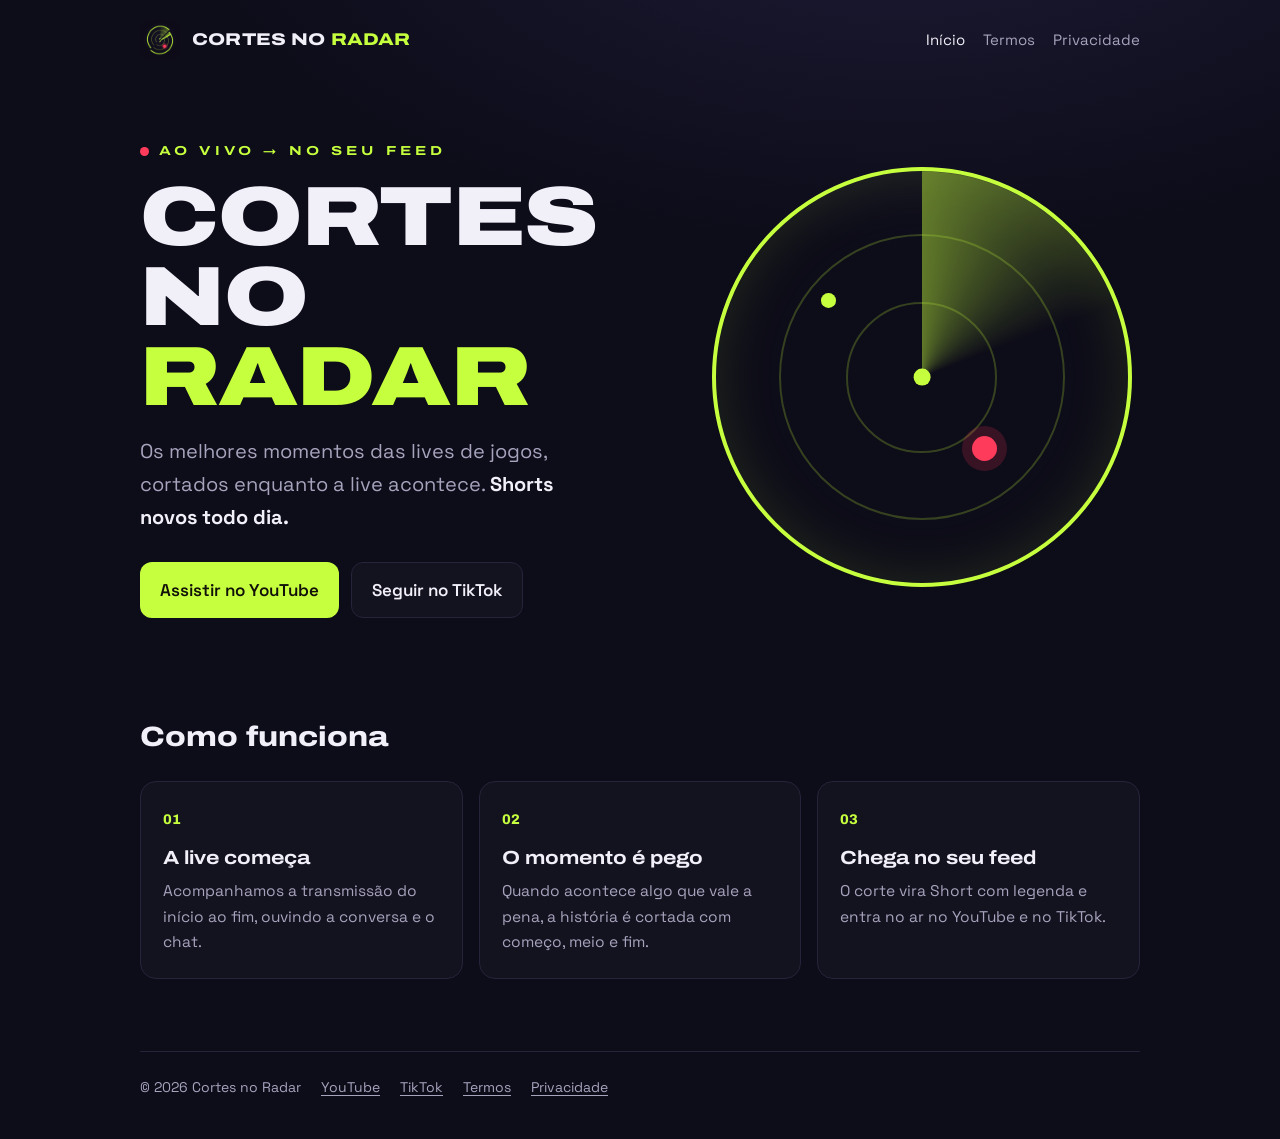
<file: index.html>
<!doctype html><html lang="pt-BR"><head><meta charset="utf-8"><meta name="viewport" content="width=device-width,initial-scale=1">
<meta name="robots" content="noindex"><title>Cortes no Radar</title><meta name="description" content="Os melhores momentos das lives de jogos, cortados na hora.">
<link rel="icon" href="logo.png"><meta name="theme-color" content="#0d0c19">
<link rel="preconnect" href="https://fonts.googleapis.com"><link rel="preconnect" href="https://fonts.gstatic.com" crossorigin>
<link href="https://fonts.googleapis.com/css2?family=Archivo:wdth,wght@100..125,700..900&family=Space+Grotesk:wght@400;500;600&display=swap" rel="stylesheet">
<link rel="stylesheet" href="style.css"></head><body><div class="wrap"><header class="top"><img src="logo.png" alt=""><a class="brand" href="./">CORTES NO <span>RADAR</span></a><nav><a href="./" aria-current=page>Início</a><a href="termos.html">Termos</a><a href="privacidade.html">Privacidade</a></nav></header>
<main><section class="hero"><div>
<div class="live reveal"><i></i>AO VIVO → NO SEU FEED</div>
<h1 class="reveal">CORTES NO<span>RADAR</span></h1>
<p class="lead reveal">Os melhores momentos das lives de jogos, cortados enquanto a live acontece. <b>Shorts novos todo dia.</b></p>
<div class="cta reveal"><a class="btn btn--yt" href="https://www.youtube.com/@CortesNoRadarBR">Assistir no YouTube</a><a class="btn btn--tt" href="https://www.tiktok.com/@radar.das.lives">Seguir no TikTok</a></div>
</div>
<div class="radar" aria-hidden="true"><div class="ring ring--out"></div><div class="ring"></div><div class="ring"></div><div class="sweep"></div><span class="blip blip--a"></span><span class="blip blip--b"></span><span class="dot"></span></div>
</section>
<section class="sec"><h2>Como funciona</h2><ol class="steps">
<li><span class="n">01</span><b>A live começa</b><p>Acompanhamos a transmissão do início ao fim, ouvindo a conversa e o chat.</p></li>
<li><span class="n">02</span><b>O momento é pego</b><p>Quando acontece algo que vale a pena, a história é cortada com começo, meio e fim.</p></li>
<li><span class="n">03</span><b>Chega no seu feed</b><p>O corte vira Short com legenda e entra no ar no YouTube e no TikTok.</p></li>
</ol></section></main><footer><span>© 2026 Cortes no Radar</span><a href="https://www.youtube.com/@CortesNoRadarBR">YouTube</a><a href="https://www.tiktok.com/@radar.das.lives">TikTok</a><a href="termos.html">Termos</a><a href="privacidade.html">Privacidade</a></footer></div></body></html>
</file>
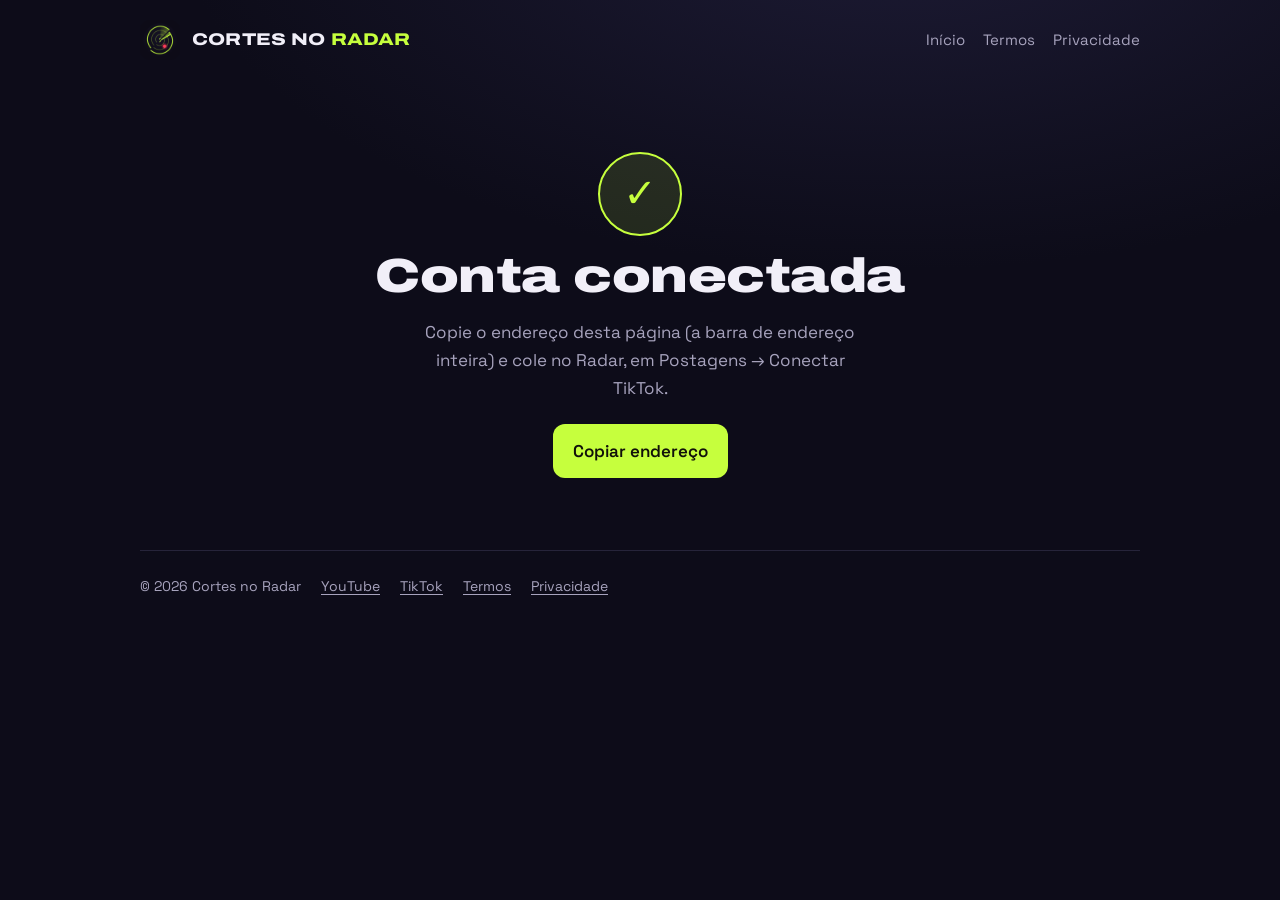
<file: conectado.html>
<!doctype html><html lang="pt-BR"><head><meta charset="utf-8"><meta name="viewport" content="width=device-width,initial-scale=1">
<meta name="robots" content="noindex"><title>Conta conectada · Cortes no Radar</title><meta name="description" content="Conta conectada">
<link rel="icon" href="logo.png"><meta name="theme-color" content="#0d0c19">
<link rel="preconnect" href="https://fonts.googleapis.com"><link rel="preconnect" href="https://fonts.gstatic.com" crossorigin>
<link href="https://fonts.googleapis.com/css2?family=Archivo:wdth,wght@100..125,700..900&family=Space+Grotesk:wght@400;500;600&display=swap" rel="stylesheet">
<link rel="stylesheet" href="style.css"></head><body><div class="wrap"><header class="top"><img src="logo.png" alt=""><a class="brand" href="./">CORTES NO <span>RADAR</span></a><nav><a href="./">Início</a><a href="termos.html">Termos</a><a href="privacidade.html">Privacidade</a></nav></header>
<main class="ok"><div class="check">✓</div><h1>Conta conectada</h1>
<p>Copie o endereço desta página (a barra de endereço inteira) e cole no Radar, em Postagens → Conectar TikTok.</p>
<p style="margin-top:22px"><button class="btn btn--yt" onclick="navigator.clipboard.writeText(location.href).then(()=>this.textContent='Copiado!')">Copiar endereço</button></p></main><footer><span>© 2026 Cortes no Radar</span><a href="https://www.youtube.com/@CortesNoRadarBR">YouTube</a><a href="https://www.tiktok.com/@radar.das.lives">TikTok</a><a href="termos.html">Termos</a><a href="privacidade.html">Privacidade</a></footer></div></body></html>
</file>
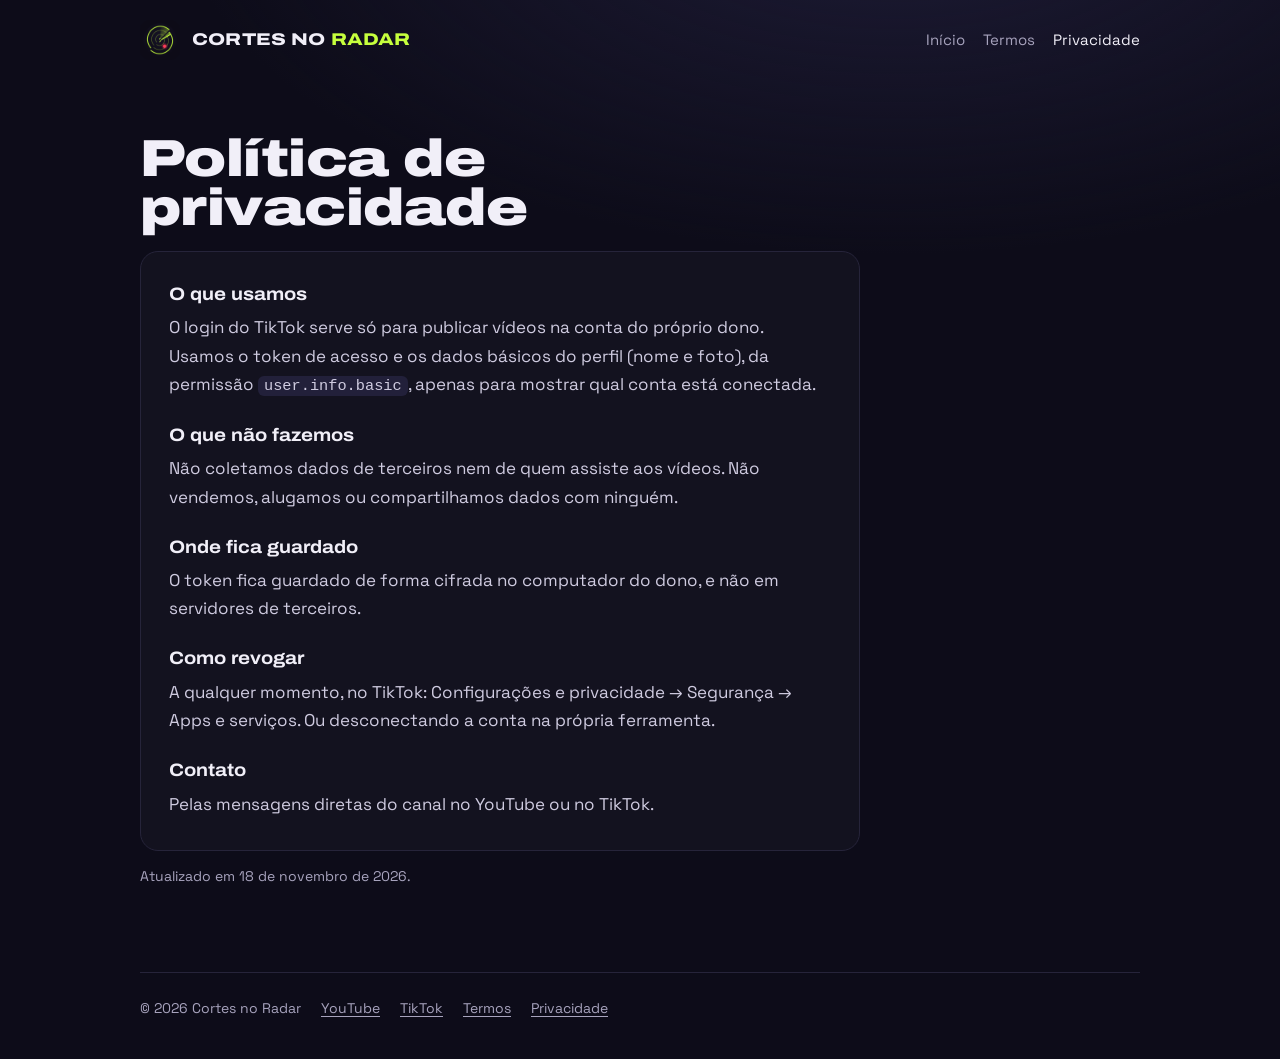
<file: privacidade.html>
<!doctype html><html lang="pt-BR"><head><meta charset="utf-8"><meta name="viewport" content="width=device-width,initial-scale=1">
<meta name="robots" content="noindex"><title>Política de privacidade · Cortes no Radar</title><meta name="description" content="Política de privacidade">
<link rel="icon" href="logo.png"><meta name="theme-color" content="#0d0c19">
<link rel="preconnect" href="https://fonts.googleapis.com"><link rel="preconnect" href="https://fonts.gstatic.com" crossorigin>
<link href="https://fonts.googleapis.com/css2?family=Archivo:wdth,wght@100..125,700..900&family=Space+Grotesk:wght@400;500;600&display=swap" rel="stylesheet">
<link rel="stylesheet" href="style.css"></head><body><div class="wrap"><header class="top"><img src="logo.png" alt=""><a class="brand" href="./">CORTES NO <span>RADAR</span></a><nav><a href="./">Início</a><a href="termos.html">Termos</a><a href="privacidade.html" aria-current=page>Privacidade</a></nav></header><main class="doc"><h1>Política de privacidade</h1><div class="card">
<h3>O que usamos</h3><p>O login do TikTok serve só para publicar vídeos na conta do próprio dono. Usamos o token de acesso e os dados básicos do perfil (nome e foto), da permissão <code>user.info.basic</code>, apenas para mostrar qual conta está conectada.</p>
<h3>O que não fazemos</h3><p>Não coletamos dados de terceiros nem de quem assiste aos vídeos. Não vendemos, alugamos ou compartilhamos dados com ninguém.</p>
<h3>Onde fica guardado</h3><p>O token fica guardado de forma cifrada no computador do dono, e não em servidores de terceiros.</p>
<h3>Como revogar</h3><p>A qualquer momento, no TikTok: Configurações e privacidade → Segurança → Apps e serviços. Ou desconectando a conta na própria ferramenta.</p>
<h3>Contato</h3><p>Pelas mensagens diretas do canal no YouTube ou no TikTok.</p></div><p class="upd">Atualizado em 18 de novembro de 2026.</p></main><footer><span>© 2026 Cortes no Radar</span><a href="https://www.youtube.com/@CortesNoRadarBR">YouTube</a><a href="https://www.tiktok.com/@radar.das.lives">TikTok</a><a href="termos.html">Termos</a><a href="privacidade.html">Privacidade</a></footer></div></body></html>
</file>
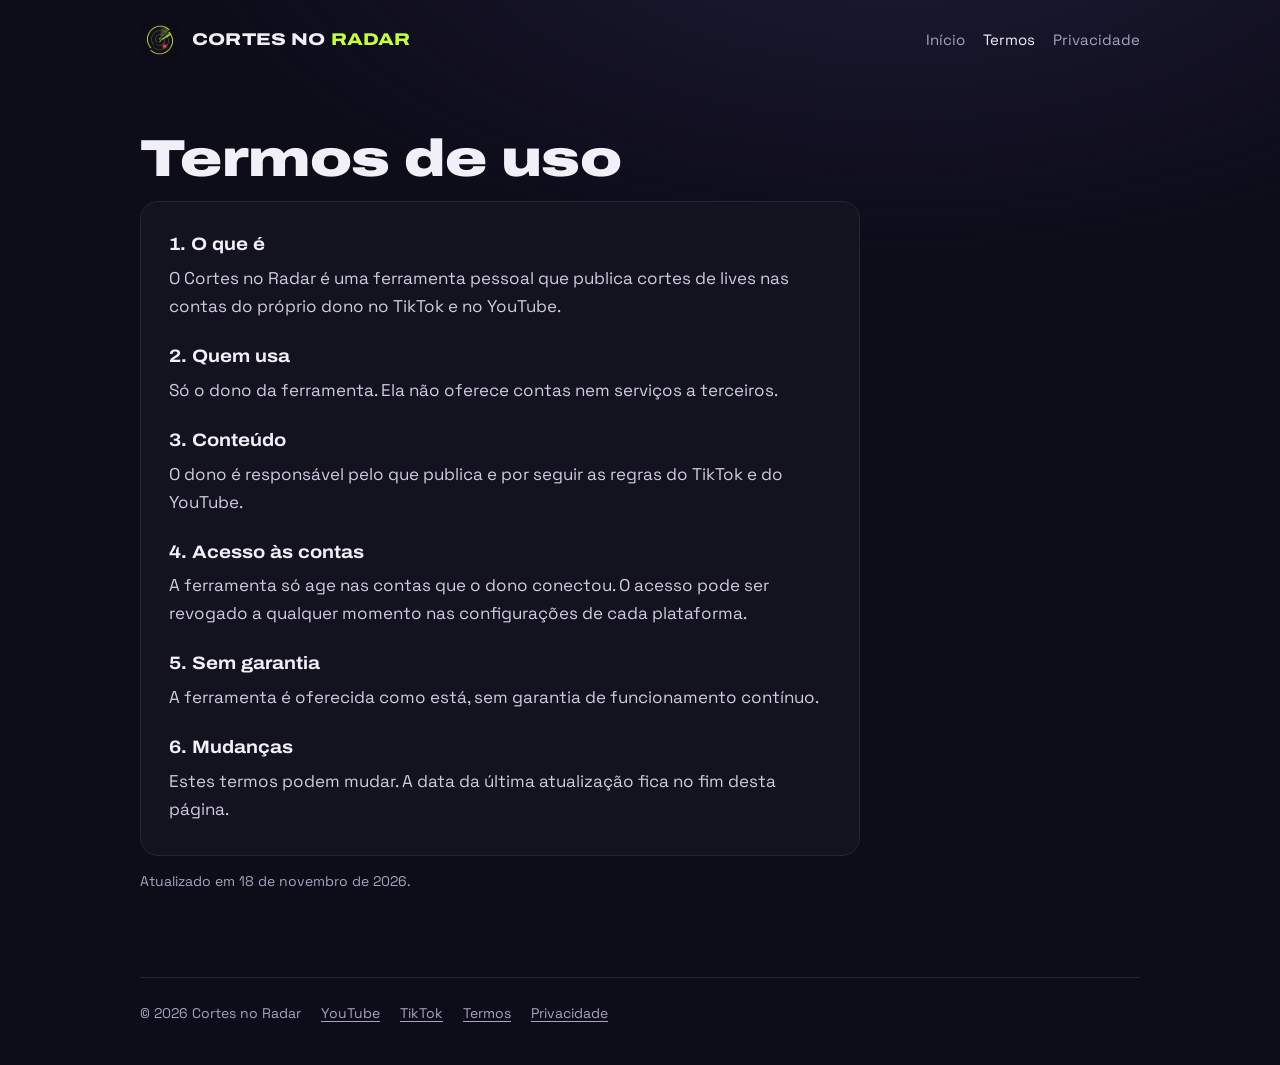
<file: termos.html>
<!doctype html><html lang="pt-BR"><head><meta charset="utf-8"><meta name="viewport" content="width=device-width,initial-scale=1">
<meta name="robots" content="noindex"><title>Termos de uso · Cortes no Radar</title><meta name="description" content="Termos de uso">
<link rel="icon" href="logo.png"><meta name="theme-color" content="#0d0c19">
<link rel="preconnect" href="https://fonts.googleapis.com"><link rel="preconnect" href="https://fonts.gstatic.com" crossorigin>
<link href="https://fonts.googleapis.com/css2?family=Archivo:wdth,wght@100..125,700..900&family=Space+Grotesk:wght@400;500;600&display=swap" rel="stylesheet">
<link rel="stylesheet" href="style.css"></head><body><div class="wrap"><header class="top"><img src="logo.png" alt=""><a class="brand" href="./">CORTES NO <span>RADAR</span></a><nav><a href="./">Início</a><a href="termos.html" aria-current=page>Termos</a><a href="privacidade.html">Privacidade</a></nav></header><main class="doc"><h1>Termos de uso</h1><div class="card">
<h3>1. O que é</h3><p>O Cortes no Radar é uma ferramenta pessoal que publica cortes de lives nas contas do próprio dono no TikTok e no YouTube.</p>
<h3>2. Quem usa</h3><p>Só o dono da ferramenta. Ela não oferece contas nem serviços a terceiros.</p>
<h3>3. Conteúdo</h3><p>O dono é responsável pelo que publica e por seguir as regras do TikTok e do YouTube.</p>
<h3>4. Acesso às contas</h3><p>A ferramenta só age nas contas que o dono conectou. O acesso pode ser revogado a qualquer momento nas configurações de cada plataforma.</p>
<h3>5. Sem garantia</h3><p>A ferramenta é oferecida como está, sem garantia de funcionamento contínuo.</p>
<h3>6. Mudanças</h3><p>Estes termos podem mudar. A data da última atualização fica no fim desta página.</p></div><p class="upd">Atualizado em 18 de novembro de 2026.</p></main><footer><span>© 2026 Cortes no Radar</span><a href="https://www.youtube.com/@CortesNoRadarBR">YouTube</a><a href="https://www.tiktok.com/@radar.das.lives">TikTok</a><a href="termos.html">Termos</a><a href="privacidade.html">Privacidade</a></footer></div></body></html>
</file>
<file: style.css>
:root{--bg:#0d0c19;--bg2:#13121f;--fg:#f1eff8;--mut:#a7a3bd;--line:#26243a;--lime:#c6ff3d;--red:#ff3b5c;--ease:cubic-bezier(.2,.8,.2,1)}
*{box-sizing:border-box}html{background:var(--bg)}
body{margin:0;color:var(--fg);font:17px/1.65 "Space Grotesk",system-ui,sans-serif;background:radial-gradient(1200px 600px at 70% -10%,#1d1b35 0,transparent 60%),var(--bg);min-height:100vh;overflow-x:hidden}
a{color:var(--lime);text-decoration-thickness:1px;text-underline-offset:3px}
.wrap{max-width:1040px;margin:0 auto;padding:0 20px}
.top{display:flex;align-items:center;gap:12px;padding:20px 0;flex-wrap:wrap}
.top img{width:40px;height:40px;border-radius:10px}
.brand{font-family:Archivo,sans-serif;font-stretch:125%;font-weight:800;letter-spacing:.01em;color:var(--fg);text-decoration:none}
.brand span{color:var(--lime)}
.top nav{margin-left:auto;display:flex;gap:18px;font-size:15px}.top nav a{color:var(--mut);text-decoration:none}
.top nav a:hover,.top nav a[aria-current]{color:var(--fg)}
.hero{position:relative;display:grid;grid-template-columns:minmax(0,1.2fr) minmax(0,1fr);gap:40px;align-items:center;padding:56px 0 72px}
.live{display:inline-flex;align-items:center;gap:10px;font-family:Archivo,sans-serif;font-stretch:125%;font-weight:700;font-size:13px;letter-spacing:.32em;color:var(--lime)}
.live i{width:9px;height:9px;border-radius:50%;background:var(--red);animation:pulse 1.8s infinite}
h1{font-family:Archivo,sans-serif;font-stretch:125%;font-weight:900;font-size:clamp(44px,8vw,84px);line-height:.95;margin:14px 0 18px;letter-spacing:-.01em}
h1 span{color:var(--lime);display:block}
.lead{font-size:clamp(17px,2.2vw,20px);color:var(--mut);max-width:34ch;margin:0 0 28px}.lead b{color:var(--fg)}
.cta{display:flex;flex-wrap:wrap;gap:12px}
.btn{display:inline-flex;align-items:center;gap:10px;padding:13px 20px;border-radius:12px;font-weight:600;text-decoration:none;border:0;cursor:pointer;font:inherit;font-weight:600;transition:transform .16s var(--ease)}
.btn:hover{transform:translateY(-2px)}.btn:active{transform:scale(.97)}
.btn--yt{background:var(--lime);color:#11110a}
.btn--tt{border:1px solid var(--line);color:var(--fg);background:var(--bg2)}
.radar{position:relative;aspect-ratio:1;width:100%;max-width:420px;justify-self:center}
.ring{position:absolute;inset:0;border-radius:50%;border:2px solid rgba(198,255,61,.22)}
.ring:nth-child(2){inset:16%}.ring:nth-child(3){inset:32%}
.ring--out{border:4px solid var(--lime);box-shadow:0 0 60px rgba(198,255,61,.12) inset}
.sweep{position:absolute;inset:0;border-radius:50%;background:conic-gradient(from 0deg,rgba(198,255,61,.45),rgba(198,255,61,0) 70deg,transparent 360deg);animation:spin 4.5s linear infinite;-webkit-mask:radial-gradient(circle,#000 69%,transparent 70%);mask:radial-gradient(circle,#000 69%,transparent 70%)}
.blip{position:absolute;width:6%;aspect-ratio:1;border-radius:50%;background:var(--red);box-shadow:0 0 0 10px rgba(255,59,92,.18);animation:blip 4.5s infinite}
.blip--a{left:62%;top:64%}.blip--b{left:26%;top:30%;width:3.5%;background:var(--lime);box-shadow:none;animation-delay:2.2s}
.dot{position:absolute;left:50%;top:50%;width:4%;aspect-ratio:1;border-radius:50%;background:var(--lime);transform:translate(-50%,-50%)}
.sec{padding:24px 0 72px}.sec h2{font-family:Archivo,sans-serif;font-stretch:118%;font-weight:800;font-size:28px;margin:0 0 20px}
.steps{display:grid;grid-template-columns:repeat(3,minmax(0,1fr));gap:16px;list-style:none;padding:0;margin:0}
.steps li{background:var(--bg2);border:1px solid var(--line);border-radius:16px;padding:22px;transition:transform .2s var(--ease),border-color .2s}
.steps li:hover{transform:translateY(-2px);border-color:#3a3760}
.steps b{display:block;font-family:Archivo,sans-serif;font-stretch:118%;font-size:19px;margin:10px 0 6px}
.steps p{margin:0;color:var(--mut);font-size:15.5px}
.n{font-family:Archivo,sans-serif;font-weight:800;color:var(--lime);font-size:14px}
.doc{max-width:720px;padding:40px 0 80px}.doc h1{font-size:clamp(34px,6vw,52px)}
.card{background:var(--bg2);border:1px solid var(--line);border-radius:18px;padding:28px}
.doc h3{font-family:Archivo,sans-serif;font-stretch:112%;margin:22px 0 4px;font-size:18px}.doc h3:first-child{margin-top:0}
.doc p{margin:0 0 4px;color:#cfcbe0}.upd{color:var(--mut)!important;font-size:14px;margin-top:14px!important}
code{background:#22203a;padding:1px 6px;border-radius:6px;font-size:.9em}
.ok{text-align:center;padding:72px 0}.ok h1{font-size:clamp(32px,6vw,48px)}.ok p{color:var(--mut);max-width:40ch;margin:0 auto}
.check{width:84px;height:84px;margin:0 auto 18px;border-radius:50%;display:grid;place-items:center;background:rgba(198,255,61,.12);border:2px solid var(--lime);font-size:40px;color:var(--lime)}
footer{border-top:1px solid var(--line);padding:24px 0 40px;color:var(--mut);font-size:14px;display:flex;flex-wrap:wrap;gap:8px 20px}
footer a{color:var(--mut)}
.reveal{opacity:0;transform:translateY(8px);animation:in .5s var(--ease) forwards}
.reveal:nth-child(2){animation-delay:.06s}.reveal:nth-child(3){animation-delay:.12s}.reveal:nth-child(4){animation-delay:.18s}
@keyframes in{to{opacity:1;transform:none}}@keyframes spin{to{transform:rotate(360deg)}}
@keyframes pulse{0%{box-shadow:0 0 0 0 rgba(255,59,92,.6)}70%,100%{box-shadow:0 0 0 10px rgba(255,59,92,0)}}
@keyframes blip{0%,100%{opacity:.35}12%{opacity:1}}
@media (max-width:760px){.hero{grid-template-columns:1fr;padding:24px 0 48px}.radar{max-width:260px;order:-1}.steps{grid-template-columns:1fr}.top nav{margin-left:0;width:100%;gap:16px;font-size:14px}}
@media (prefers-reduced-motion:reduce){*,*::before,*::after{animation:none!important;transition:none!important}.reveal{opacity:1;transform:none}}
</file>
